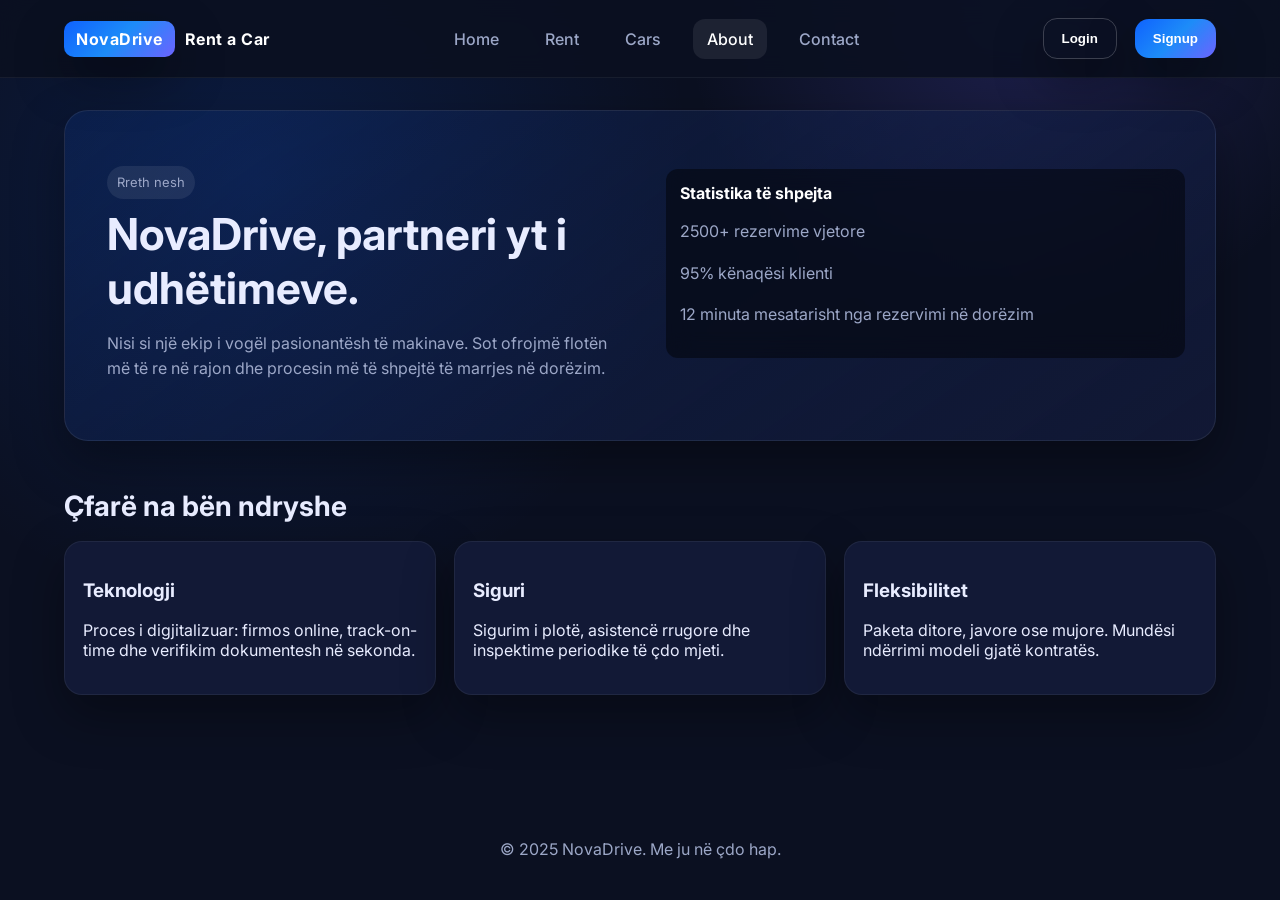
<file: about.html>
<!doctype html>
<html lang="sq">
<head>
  <meta charset="UTF-8">
  <meta name="viewport" content="width=device-width, initial-scale=1.0">
  <title>NovaDrive | About</title>
  <link rel="stylesheet" href="style.css">
</head>
<body>
  <header>
    <nav class="nav">
      <a class="brand" href="index.html"><span>NovaDrive</span> Rent a Car</a>
      <div class="nav-links">
        <a href="index.html">Home</a>
        <a href="rent.html">Rent</a>
        <a href="cars.html">Cars</a>
        <a class="active" href="about.html">About</a>
        <a href="contact.html">Contact</a>
      </div>
      <div class="nav-links">
        <span id="authWelcome" class="pill" style="display:none"></span>
        <button class="cta outline" id="loginBtn">Login</button>
        <button class="cta" id="signupBtn">Signup</button>
        <button class="cta outline" id="logoutBtn" style="display:none">Logout</button>
      </div>
    </nav>
  </header>

  <main>
    <section class="hero">
      <div>
        <p class="pill">Rreth nesh</p>
        <h1>NovaDrive, partneri yt i udhëtimeve.</h1>
        <p>Nisi si një ekip i vogël pasionantësh të makinave. Sot ofrojmë flotën më të re në rajon dhe procesin më të shpejtë të marrjes në dorëzim.</p>
      </div>
      <div class="floating-card" style="position:relative; background: rgba(0,0,0,0.45);">
        <strong>Statistika të shpejta</strong>
        <p>2500+ rezervime vjetore</p>
        <p>95% kënaqësi klienti</p>
        <p>12 minuta mesatarisht nga rezervimi në dorëzim</p>
      </div>
    </section>

    <div class="section-title">
      <h2>Çfarë na bën ndryshe</h2>
    </div>
    <div class="grid">
      <div class="card">
        <h3>Teknologji</h3>
        <p>Proces i digjitalizuar: firmos online, track-on-time dhe verifikim dokumentesh në sekonda.</p>
      </div>
      <div class="card">
        <h3>Siguri</h3>
        <p>Sigurim i plotë, asistencë rrugore dhe inspektime periodike të çdo mjeti.</p>
      </div>
      <div class="card">
        <h3>Fleksibilitet</h3>
        <p>Paketa ditore, javore ose mujore. Mundësi ndërrimi modeli gjatë kontratës.</p>
      </div>
    </div>
  </main>

  <footer>© 2025 NovaDrive. Me ju në çdo hap.</footer>

  <div class="modal" id="loginModal">
    <div class="modal-content">
      <div class="modal-header">
        <h3>Hyrje</h3>
        <button class="close" data-close>&times;</button>
      </div>
      <form id="loginForm">
        <label>Email</label>
        <input name="email" type="email" placeholder="you@example.com" required>
        <label>Fjalëkalimi</label>
        <input name="password" type="password" placeholder="••••••••" required>
        <div id="loginStatus" class="status" aria-live="polite"></div>
        <button class="cta" type="submit">Login</button>
      </form>
    </div>
  </div>

  <div class="modal" id="signupModal">
    <div class="modal-content">
      <div class="modal-header">
        <h3>Krijo llogari</h3>
        <button class="close" data-close>&times;</button>
      </div>
      <form id="signupForm">
        <label>Emri i plotë</label>
        <input name="name" placeholder="Emri Mbiemri" required>
        <label>Email</label>
        <input name="email" type="email" placeholder="you@example.com" required>
        <label>Fjalëkalimi</label>
        <input name="password" type="password" placeholder="Minimumi 8 karaktere" required>
        <div id="signupStatus" class="status" aria-live="polite"></div>
        <button class="cta" type="submit">Regjistrohu</button>
      </form>
    </div>
  </div>

  <script src="script.js"></script>
</body>
</html>
<!-- homepage update -->
</file>
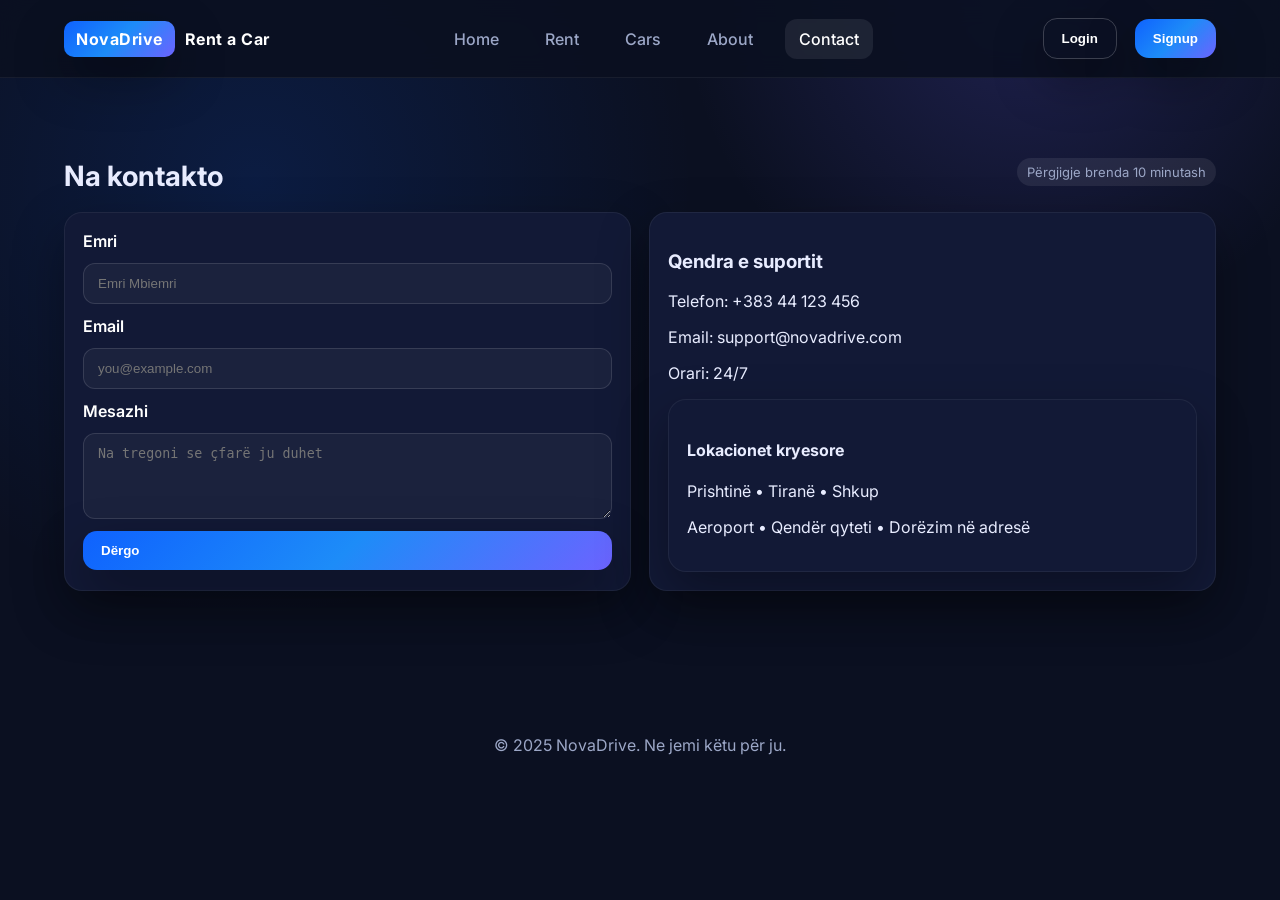
<file: contact.html>
<!doctype html>
<html lang="sq">
<head>
  <meta charset="UTF-8">
  <meta name="viewport" content="width=device-width, initial-scale=1.0">
  <title>NovaDrive | Contact</title>
  <link rel="stylesheet" href="style.css">
</head>
<body>
  <header>
    <nav class="nav">
      <a class="brand" href="index.html"><span>NovaDrive</span> Rent a Car</a>
      <div class="nav-links">
        <a href="index.html">Home</a>
        <a href="rent.html">Rent</a>
        <a href="cars.html">Cars</a>
        <a href="about.html">About</a>
        <a class="active" href="contact.html">Contact</a>
      </div>
      <div class="nav-links">
        <span id="authWelcome" class="pill" style="display:none"></span>
        <button class="cta outline" id="loginBtn">Login</button>
        <button class="cta" id="signupBtn">Signup</button>
        <button class="cta outline" id="logoutBtn" style="display:none">Logout</button>
      </div>
    </nav>
  </header>

  <main>
    <div class="section-title">
      <h2>Na kontakto</h2>
      <span class="pill">Përgjigje brenda 10 minutash</span>
    </div>

    <div class="grid" style="grid-template-columns: repeat(auto-fit, minmax(320px, 1fr));">
      <div class="card">
        <form>
          <label>Emri</label>
          <input placeholder="Emri Mbiemri" required>
          <label>Email</label>
          <input type="email" placeholder="you@example.com" required>
          <label>Mesazhi</label>
          <textarea rows="4" placeholder="Na tregoni se çfarë ju duhet" required></textarea>
          <button class="cta" type="submit">Dërgo</button>
        </form>
      </div>
      <div class="card">
        <h3>Qendra e suportit</h3>
        <p>Telefon: +383 44 123 456</p>
        <p>Email: support@novadrive.com</p>
        <p>Orari: 24/7</p>
        <div class="card" style="margin-top:12px;">
          <h4>Lokacionet kryesore</h4>
          <p>Prishtinë • Tiranë • Shkup</p>
          <p>Aeroport • Qendër qyteti • Dorëzim në adresë</p>
        </div>
      </div>
    </div>
  </main>

  <footer>© 2025 NovaDrive. Ne jemi këtu për ju.</footer>

  <div class="modal" id="loginModal">
    <div class="modal-content">
      <div class="modal-header">
        <h3>Hyrje</h3>
        <button class="close" data-close>&times;</button>
      </div>
      <form id="loginForm">
        <label>Email</label>
        <input name="email" type="email" placeholder="you@example.com" required>
        <label>Fjalëkalimi</label>
        <input name="password" type="password" placeholder="••••••••" required>
        <div id="loginStatus" class="status" aria-live="polite"></div>
        <button class="cta" type="submit">Login</button>
      </form>
    </div>
  </div>

  <div class="modal" id="signupModal">
    <div class="modal-content">
      <div class="modal-header">
        <h3>Krijo llogari</h3>
        <button class="close" data-close>&times;</button>
      </div>
      <form id="signupForm">
        <label>Emri i plotë</label>
        <input name="name" placeholder="Emri Mbiemri" required>
        <label>Email</label>
        <input name="email" type="email" placeholder="you@example.com" required>
        <label>Fjalëkalimi</label>
        <input name="password" type="password" placeholder="Minimumi 8 karaktere" required>
        <div id="signupStatus" class="status" aria-live="polite"></div>
        <button class="cta" type="submit">Regjistrohu</button>
      </form>
    </div>
  </div>

  <script src="script.js"></script>
</body>
</html>
</file>
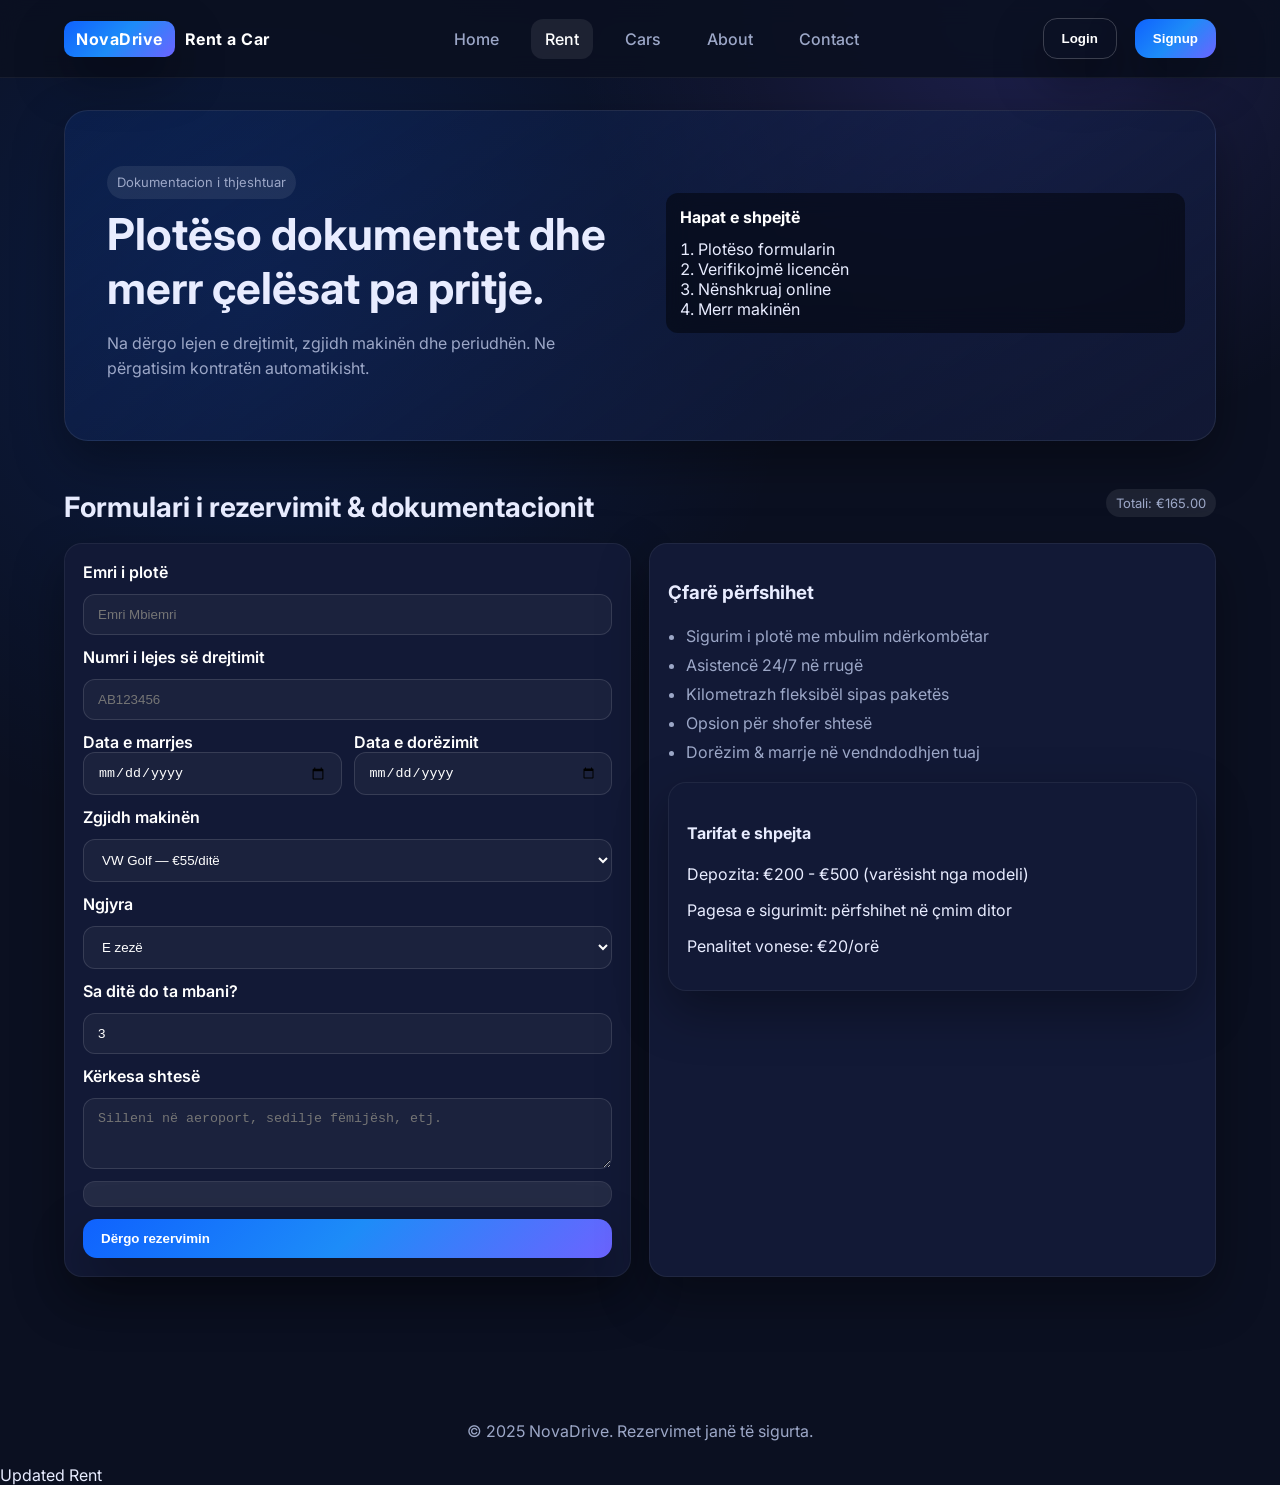
<file: rent.html>
<!doctype html>
<html lang="sq">
<head>
  <meta charset="UTF-8">
  <meta name="viewport" content="width=device-width, initial-scale=1.0">
  <title>NovaDrive | Rent</title>
  <link rel="stylesheet" href="style.css">
</head>
<body>
  <header>
    <nav class="nav">
      <a class="brand" href="index.html"><span>NovaDrive</span> Rent a Car</a>
      <div class="nav-links">
        <a href="index.html">Home</a>
        <a class="active" href="rent.html">Rent</a>
        <a href="cars.html">Cars</a>
        <a href="about.html">About</a>
        <a href="contact.html">Contact</a>
      </div>
      <div class="nav-links">
        <span id="authWelcome" class="pill" style="display:none"></span>
        <button class="cta outline" id="loginBtn">Login</button>
        <button class="cta" id="signupBtn">Signup</button>
        <button class="cta outline" id="logoutBtn" style="display:none">Logout</button>
      </div>
    </nav>
  </header>

  <main>
    <section class="hero">
      <div>
        <p class="pill">Dokumentacion i thjeshtuar</p>
        <h1>Plotëso dokumentet dhe merr çelësat pa pritje.</h1>
        <p>Na dërgo lejen e drejtimit, zgjidh makinën dhe periudhën. Ne përgatisim kontratën automatikisht.</p>
      </div>
      <div class="floating-card" style="position:relative; background: rgba(0,0,0,0.45);">
        <strong>Hapat e shpejtë</strong>
        <ol style="margin:12px 0 0; padding-left:18px; color:#e8ecff;">
          <li>Plotëso formularin</li>
          <li>Verifikojmë licencën</li>
          <li>Nënshkruaj online</li>
          <li>Merr makinën</li>
        </ol>
      </div>
    </section>

    <div class="section-title">
      <h2>Formulari i rezervimit & dokumentacionit</h2>
      <span class="pill" id="pricePreview"></span>
    </div>

    <div class="grid" style="grid-template-columns: repeat(auto-fit, minmax(320px, 1fr));">
      <div class="card">
        <form id="rentForm">
          <label for="fullName">Emri i plotë</label>
          <input id="fullName" name="fullName" placeholder="Emri Mbiemri" required>

          <label for="license">Numri i lejes së drejtimit</label>
          <input id="license" name="license" placeholder="AB123456" required>

          <div class="two-col">
            <div>
              <label for="pickup">Data e marrjes</label>
              <input id="pickup" name="pickup" type="date" required>
            </div>
            <div>
              <label for="dropoff">Data e dorëzimit</label>
              <input id="dropoff" name="dropoff" type="date" required>
            </div>
          </div>

          <label for="carSelect">Zgjidh makinën</label>
          <select id="carSelect" name="car" required>
            <option data-price="55" value="VW Golf">VW Golf — €55/ditë</option>
            <option data-price="110" value="BMW 5 Series">BMW 5 Series — €110/ditë</option>
            <option data-price="140" value="Range Rover Evoque">Range Rover Evoque — €140/ditë</option>
            <option data-price="95" value="Audi Q3">Audi Q3 — €95/ditë</option>
          </select>

          <label for="colorSelect">Ngjyra</label>
          <select id="colorSelect" name="color">
            <option value="E zezë">E zezë</option>
            <option value="E bardhë">E bardhë</option>
            <option value="Blu">Blu</option>
            <option value="E kuqe">E kuqe</option>
          </select>

          <label for="rentalDays">Sa ditë do ta mbani?</label>
          <input id="rentalDays" name="days" type="number" min="1" value="3" required>

          <label for="notes">Kërkesa shtesë</label>
          <textarea id="notes" name="notes" rows="3" placeholder="Silleni në aeroport, sedilje fëmijësh, etj."></textarea>

          <div id="rentSummary" class="status" aria-live="polite"></div>
          <button class="cta" type="submit">Dërgo rezervimin</button>
        </form>
      </div>

      <div class="card">
        <h3>Çfarë përfshihet</h3>
        <ul style="color:var(--muted); line-height:1.8; padding-left:18px;">
          <li>Sigurim i plotë me mbulim ndërkombëtar</li>
          <li>Asistencë 24/7 në rrugë</li>
          <li>Kilometrazh fleksibël sipas paketës</li>
          <li>Opsion për shofer shtesë</li>
          <li>Dorëzim & marrje në vendndodhjen tuaj</li>
        </ul>
        <div class="card" style="margin-top:12px;">
          <h4>Tarifat e shpejta</h4>
          <p>Depozita: €200 - €500 (varësisht nga modeli)</p>
          <p>Pagesa e sigurimit: përfshihet në çmim ditor</p>
          <p>Penalitet vonese: €20/orë</p>
        </div>
      </div>
    </div>
  </main>

  <footer>© 2025 NovaDrive. Rezervimet janë të sigurta.</footer>

  <div class="modal" id="loginModal">
    <div class="modal-content">
      <div class="modal-header">
        <h3>Hyrje</h3>
        <button class="close" data-close>&times;</button>
      </div>
      <form id="loginForm">
        <label>Email</label>
        <input name="email" type="email" placeholder="you@example.com" required>
        <label>Fjalëkalimi</label>
        <input name="password" type="password" placeholder="••••••••" required>
        <div id="loginStatus" class="status" aria-live="polite"></div>
        <button class="cta" type="submit">Login</button>
      </form>
    </div>
  </div>

  <div class="modal" id="signupModal">
    <div class="modal-content">
      <div class="modal-header">
        <h3>Krijo llogari</h3>
        <button class="close" data-close>&times;</button>
      </div>
      <form id="signupForm">
        <label>Emri i plotë</label>
        <input name="name" placeholder="Emri Mbiemri" required>
        <label>Email</label>
        <input name="email" type="email" placeholder="you@example.com" required>
        <label>Fjalëkalimi</label>
        <input name="password" type="password" placeholder="Minimumi 8 karaktere" required>
        <div id="signupStatus" class="status" aria-live="polite"></div>
        <button class="cta" type="submit">Regjistrohu</button>
      </form>
    </div>
  </div>

  <script src="script.js"></script>
</body>
</html>

Updated Rent
</file>
<file: style.css>
@import url('https://fonts.googleapis.com/css2?family=Inter:wght@400;500;600;700&display=swap');

:root {
  --primary: #0f62fe;
  --primary-dark: #0a3fa6;
  --accent: #ffb703;
  --bg: #0b1021;
  --card: #121936;
  --text: #e8ecff;
  --muted: #9ca7c7;
  --success: #2ecc71;
  --danger: #ff4d6d;
  --gradient: linear-gradient(135deg, #0f62fe, #1d8cf8, #6c63ff);
  --shadow: 0 20px 50px rgba(0, 0, 0, 0.35);
}

*,
*::before,
*::after {
  box-sizing: border-box;
}

body {
  margin: 0;
  font-family: 'Inter', system-ui, -apple-system, sans-serif;
  background: radial-gradient(circle at 20% 20%, rgba(15, 98, 254, 0.15), transparent 35%),
    radial-gradient(circle at 80% 0%, rgba(108, 99, 255, 0.2), transparent 25%),
    var(--bg);
  color: var(--text);
  min-height: 100vh;
}

a {
  color: inherit;
  text-decoration: none;
}

header {
  position: sticky;
  top: 0;
  z-index: 20;
  background: rgba(11, 16, 33, 0.9);
  backdrop-filter: blur(12px);
  border-bottom: 1px solid rgba(255, 255, 255, 0.06);
}

.nav {
  max-width: 1200px;
  margin: 0 auto;
  display: flex;
  align-items: center;
  justify-content: space-between;
  padding: 18px 24px;
}

.brand {
  display: inline-flex;
  align-items: center;
  gap: 10px;
  font-weight: 700;
  letter-spacing: 0.5px;
  color: #fff;
}

.brand span {
  padding: 8px 12px;
  background: var(--gradient);
  border-radius: 10px;
  box-shadow: var(--shadow);
}

.nav-links {
  display: flex;
  gap: 18px;
  align-items: center;
}

.nav-links a {
  padding: 10px 14px;
  border-radius: 12px;
  color: var(--muted);
  transition: all 0.2s ease;
  font-weight: 500;
}

.nav-links a:hover,
.nav-links a.active {
  color: #fff;
  background: rgba(255, 255, 255, 0.08);
}

.cta {
  display: inline-flex;
  align-items: center;
  gap: 10px;
  padding: 12px 18px;
  background: var(--gradient);
  color: #fff;
  border-radius: 14px;
  border: none;
  cursor: pointer;
  box-shadow: var(--shadow);
  font-weight: 600;
  transition: transform 0.15s ease, box-shadow 0.15s ease;
}

.cta:hover {
  transform: translateY(-2px);
  box-shadow: 0 15px 35px rgba(15, 98, 254, 0.35);
}

.cta.outline {
  background: transparent;
  color: #fff;
  border: 1px solid rgba(255, 255, 255, 0.2);
}

main {
  max-width: 1200px;
  margin: 0 auto;
  padding: 32px 24px 60px;
}

.hero {
  display: grid;
  grid-template-columns: repeat(auto-fit, minmax(300px, 1fr));
  gap: 28px;
  align-items: center;
  padding: 42px;
  background: linear-gradient(145deg, rgba(15, 98, 254, 0.12), rgba(18, 25, 54, 0.92));
  border: 1px solid rgba(255, 255, 255, 0.08);
  border-radius: 24px;
  box-shadow: var(--shadow);
}

.hero h1 {
  font-size: clamp(32px, 4vw, 44px);
  margin: 0 0 14px;
}

.hero p {
  color: var(--muted);
  line-height: 1.6;
}

.badges {
  display: flex;
  gap: 12px;
  flex-wrap: wrap;
  margin: 16px 0 24px;
}

.badge {
  padding: 8px 12px;
  border-radius: 12px;
  background: rgba(255, 255, 255, 0.08);
  color: #fff;
  font-size: 14px;
}

.hero-visual {
  position: relative;
}

.hero-visual img {
  width: 100%;
  border-radius: 20px;
  object-fit: cover;
  box-shadow: var(--shadow);
}

.floating-card {
  position: absolute;
  bottom: 12px;
  left: 12px;
  padding: 14px;
  background: rgba(0, 0, 0, 0.65);
  border-radius: 12px;
  color: #fff;
  backdrop-filter: blur(12px);
}

.section-title {
  display: flex;
  justify-content: space-between;
  align-items: center;
  gap: 12px;
  margin: 48px 0 18px;
}

.section-title h2 {
  margin: 0;
  font-size: 28px;
}

.grid {
  display: grid;
  gap: 18px;
  grid-template-columns: repeat(auto-fit, minmax(260px, 1fr));
}

.card {
  background: var(--card);
  border-radius: 18px;
  padding: 18px;
  border: 1px solid rgba(255, 255, 255, 0.06);
  box-shadow: var(--shadow);
  transition: transform 0.18s ease, border-color 0.18s ease;
}

.card:hover {
  transform: translateY(-4px);
  border-color: rgba(15, 98, 254, 0.4);
}

.car-img {
  width: 100%;
  height: 170px;
  border-radius: 14px;
  object-fit: cover;
  margin-bottom: 12px;
}

.pill {
  display: inline-flex;
  padding: 6px 10px;
  border-radius: 999px;
  background: rgba(255, 255, 255, 0.08);
  color: var(--muted);
  font-size: 13px;
  margin-bottom: 8px;
}

.price {
  font-weight: 700;
  color: #fff;
}

.colors {
  display: flex;
  gap: 8px;
  margin: 10px 0;
}

.color-dot {
  width: 18px;
  height: 18px;
  border-radius: 50%;
  cursor: pointer;
  border: 2px solid transparent;
  outline: 2px solid rgba(255, 255, 255, 0.08);
  transition: transform 0.15s ease, border-color 0.15s ease;
}

.color-dot.active {
  border-color: #fff;
  transform: scale(1.1);
}

form {
  display: grid;
  gap: 12px;
}

label {
  font-weight: 600;
  color: #fff;
}

input,
select,
textarea {
  width: 100%;
  padding: 12px 14px;
  border-radius: 12px;
  border: 1px solid rgba(255, 255, 255, 0.12);
  background: rgba(255, 255, 255, 0.04);
  color: #fff;
  outline: none;
  transition: border 0.15s ease, box-shadow 0.15s ease;
}

input:focus,
select:focus,
textarea:focus {
  border-color: rgba(15, 98, 254, 0.7);
  box-shadow: 0 0 0 3px rgba(15, 98, 254, 0.15);
}

.two-col {
  display: grid;
  grid-template-columns: repeat(auto-fit, minmax(180px, 1fr));
  gap: 12px;
}

.status {
  padding: 12px;
  border-radius: 12px;
  background: rgba(255, 255, 255, 0.08);
  color: #fff;
  border: 1px solid rgba(255, 255, 255, 0.08);
}

.status.success {
  border-color: rgba(46, 204, 113, 0.5);
  color: #c8f7c5;
}

.status.error {
  border-color: rgba(255, 77, 109, 0.4);
  color: #ffb3c4;
}

.modal {
  position: fixed;
  inset: 0;
  background: rgba(0, 0, 0, 0.6);
  display: none;
  align-items: center;
  justify-content: center;
  z-index: 30;
  padding: 16px;
}

.modal.active {
  display: flex;
}

.modal-content {
  background: var(--card);
  padding: 22px;
  border-radius: 16px;
  max-width: 420px;
  width: 100%;
  box-shadow: var(--shadow);
  border: 1px solid rgba(255, 255, 255, 0.08);
}

.modal-header {
  display: flex;
  justify-content: space-between;
  align-items: center;
  margin-bottom: 10px;
}

.close {
  cursor: pointer;
  background: none;
  border: none;
  color: #fff;
  font-size: 22px;
}

.carousel {
  position: relative;
  overflow: hidden;
}

.carousel-track {
  display: grid;
  grid-auto-flow: column;
  grid-auto-columns: minmax(260px, 1fr);
  gap: 18px;
  transition: transform 0.5s ease;
}

.carousel-controls {
  position: absolute;
  inset: 0;
  display: flex;
  justify-content: space-between;
  align-items: center;
  pointer-events: none;
}

.control {
  pointer-events: auto;
  width: 42px;
  height: 42px;
  border-radius: 50%;
  border: 1px solid rgba(255, 255, 255, 0.1);
  background: rgba(11, 16, 33, 0.8);
  color: #fff;
  cursor: pointer;
  display: grid;
  place-items: center;
  transition: background 0.2s ease;
}

.control:hover {
  background: rgba(15, 98, 254, 0.8);
}

footer {
  margin-top: 60px;
  padding: 24px;
  text-align: center;
  color: var(--muted);
}

/* Slider Styles */
.hero-slider {
  position: relative;
  margin-bottom: 48px;
  border-radius: 24px;
  overflow: hidden;
  box-shadow: var(--shadow);
}

.slider-container {
  position: relative;
  width: 100%;
  height: 500px;
  overflow: hidden;
}

.slider-track {
  display: flex;
  width: 100%;
  height: 100%;
  transition: transform 0.5s ease;
}

.slider-slide {
  min-width: 100%;
  height: 100%;
  position: relative;
  display: flex;
  align-items: center;
  justify-content: center;
}

.slider-slide img {
  width: 100%;
  height: 100%;
  object-fit: cover;
}

.slider-content {
  position: absolute;
  bottom: 0;
  left: 0;
  right: 0;
  padding: 42px;
  background: linear-gradient(to top, rgba(11, 16, 33, 0.95), transparent);
  color: #fff;
}

.slider-controls {
  position: absolute;
  top: 50%;
  transform: translateY(-50%);
  width: 100%;
  display: flex;
  justify-content: space-between;
  padding: 0 20px;
  pointer-events: none;
}

.slider-controls .control {
  pointer-events: auto;
  width: 50px;
  height: 50px;
  border-radius: 50%;
  border: 1px solid rgba(255, 255, 255, 0.3);
  background: rgba(11, 16, 33, 0.8);
  color: #fff;
  cursor: pointer;
  display: grid;
  place-items: center;
  font-size: 24px;
  transition: background 0.2s ease;
}

.slider-controls .control:hover {
  background: rgba(15, 98, 254, 0.9);
}

.slider-dots {
  position: absolute;
  bottom: 20px;
  left: 50%;
  transform: translateX(-50%);
  display: flex;
  gap: 10px;
  z-index: 10;
}

.dot {
  width: 12px;
  height: 12px;
  border-radius: 50%;
  background: rgba(255, 255, 255, 0.4);
  cursor: pointer;
  transition: background 0.3s ease;
}

.dot.active {
  background: var(--primary);
  transform: scale(1.2);
}

@media (max-width: 720px) {
  .nav {
    flex-direction: column;
    gap: 14px;
  }

  .nav-links {
    flex-wrap: wrap;
    justify-content: center;
  }

  .hero {
    padding: 28px;
  }

  .slider-container {
    height: 400px;
  }

  .slider-content {
    padding: 28px;
  }

  .slider-controls .control {
    width: 40px;
    height: 40px;
    font-size: 20px;
  }
}
/* update */
</file>
